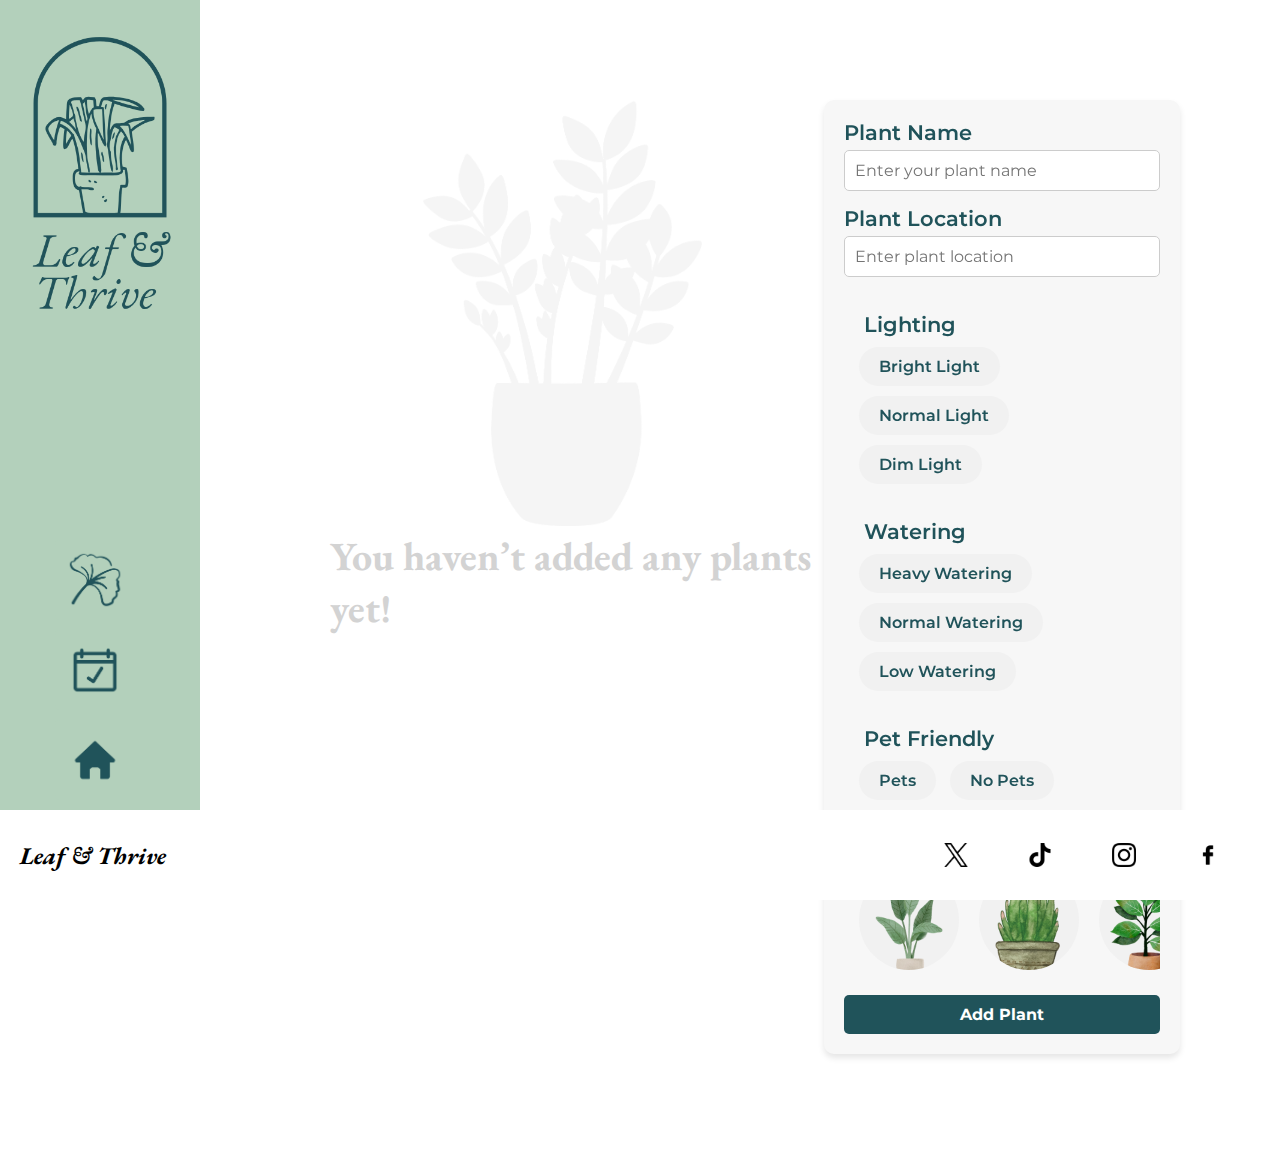
<file: plants.html>
<!DOCTYPE html>
<html lang="en">
<head>
    <meta charset="UTF-8">
    <meta name="viewport" content="width=device-width, initial-scale=1.0">
    <title>Leaf&Thrive</title>
    <link rel="icon" href="images/favicon.png" type="image/x-icon">
    <link rel="stylesheet" href="plant_site.css">
    
    <script src="plants.js" defer></script>
</head>
<body>
    <div class="sidebar">
        <img id="nav_logo" src="images/green_logo.png" alt="Leaf & Thrive logo">
        <ul class="sidebar_nav">
            <li class="sidebar_button">
                <a class="nav_link" href="plants.html">
                    <p class="nav_text">My Plants</p>  
                    <img class="sidebar_img" src="images/plantnav.png" alt="My plants">
                </a>
            </li>
            <li class="sidebar_button">
                <a class="nav_link" href="watering_calendar.html">
                    <p class="nav_text">Watering Schedule</p>  
                    <img class="sidebar_img" src="images/calendarnav.png" alt="Watering calendar">
                </a>
            </li>
            <li class="sidebar_button">
                <a class="nav_link" href="index.html">
                    <p class="nav_text">Home</p>      
                    <img class="sidebar_img" src="images/homenav.png" alt="Home">
                </a>
            </li>
        </ul>
    </div>
    <div class="plant_content">
        <div class="my_plants">
            <div id = "no_plant">
                <img class="no_plant_img" src="images/no_plant.png" alt="plant icon">
                <h1 id="no_plant_h1">You haven’t added any plants yet!</h1>
            </div>
        </div>
        <div class="add_plant">
            <form>
                <label for="plant_name">Plant Name</label>
                <input type="text" id="plant_name" name="plant_name" placeholder="Enter your plant name" required>
                <label for="plant_location">Plant Location</label>
                <input type="text" id="plant_location" name="plant_location" placeholder="Enter plant location" required>
                <fieldset class="tags">
                    <p>Lighting</p>
                    <input type="radio" name="light_condition" value="Bright Light" id="bright_light">
                    <label class="tag_label" for="bright_light">Bright Light</label>
                    
                    <input type="radio" name="light_condition" value="Normal Light" id="normal_light">
                    <label class="tag_label" for="normal_light">Normal Light</label>
                    
                    <input type="radio" name="light_condition" value="Dim Light" id="dim_light">
                    <label class="tag_label" for="dim_light">Dim Light</label>
                </fieldset>
                <fieldset class="tags">
                    <p>Watering</p>
                    <input type="radio" name="water_condition" value="Heavy Watering" id="heavy_watering">
                    <label class="tag_label" for="heavy_watering">Heavy Watering</label>
                    
                    <input type="radio" name="water_condition" value="Normal Watering" id="normal_watering">
                    <label class="tag_label" for="normal_watering">Normal Watering</label>
                    
                    <input type="radio" name="water_condition" value="Low Watering" id="low_watering">
                    <label class="tag_label" for="low_watering">Low Watering</label>
                </fieldset>
                <fieldset class="tags">
                    <p>Pet Friendly</p>
                    <input type="radio" name="pet_friendly" value="Pet Safe" id="pets">
                    <label class="tag_label" for="pets">Pets</label>
                    
                    <input type="radio" name="pet_friendly" value="No Pets" id="no_pets">
                    <label class="tag_label" for="no_pets">No Pets</label>
                </fieldset>
                <p>Plant Icon</p>
                <div class="icon_scroller">
                    <fieldset class="icons">
                        <input type="radio" name="plant_icon" value="arrowleaf" id="arrowleaf">
                        <label class="icon_label" for="arrowleaf"><img src="images/arrowleaf_logo.png" alt="Arrowleaf logo"></label>
                    
                        <input type="radio" name="plant_icon" value="cactus" id="cactus">
                        <label class="icon_label" for="cactus"><img src="images/cactus_logo.png" alt="Cactus logo"></label>
                    
                        <input type="radio" name="plant_icon" value="fig" id="fig">
                        <label class="icon_label" for="fig"><img src="images/fig_logo.png" alt="Fig logo"></label>
                    
                        <input type="radio" name="plant_icon" value="grassy" id="grassy">
                        <label class="icon_label" for="grassy"><img src="images/grassy_logo.png" alt="Grassy plant logo"></label>
                    
                        <input type="radio" name="plant_icon" value="phil" id="phil">
                        <label class="icon_label" for="phil"><img src="images/phil_logo.png" alt="Philodendron logo"></label>
                    
                        <input type="radio" name="plant_icon" value="succulent" id="succulent">
                        <label class="icon_label" for="succulent"><img src="images/succulent_logo.png" alt="Succulent logo"></label>
                    </fieldset>
                </div>
                <button type="submit">Add Plant</button>
            </form>
        </div>
    </div>
</body>
<footer>
    <h1>Leaf & Thrive</h1>
    <div id="socials">
        <img src="images/facebook.png" alt="Facebook logo">
        <img src="images/instagram.png" alt="Instagram logo">
        <img src="images/tik-tok.png" alt="TikTok logo">
        <img src="images/twitter.png" alt="Twitter logo">
    </div>
</footer>
</html>
</file>
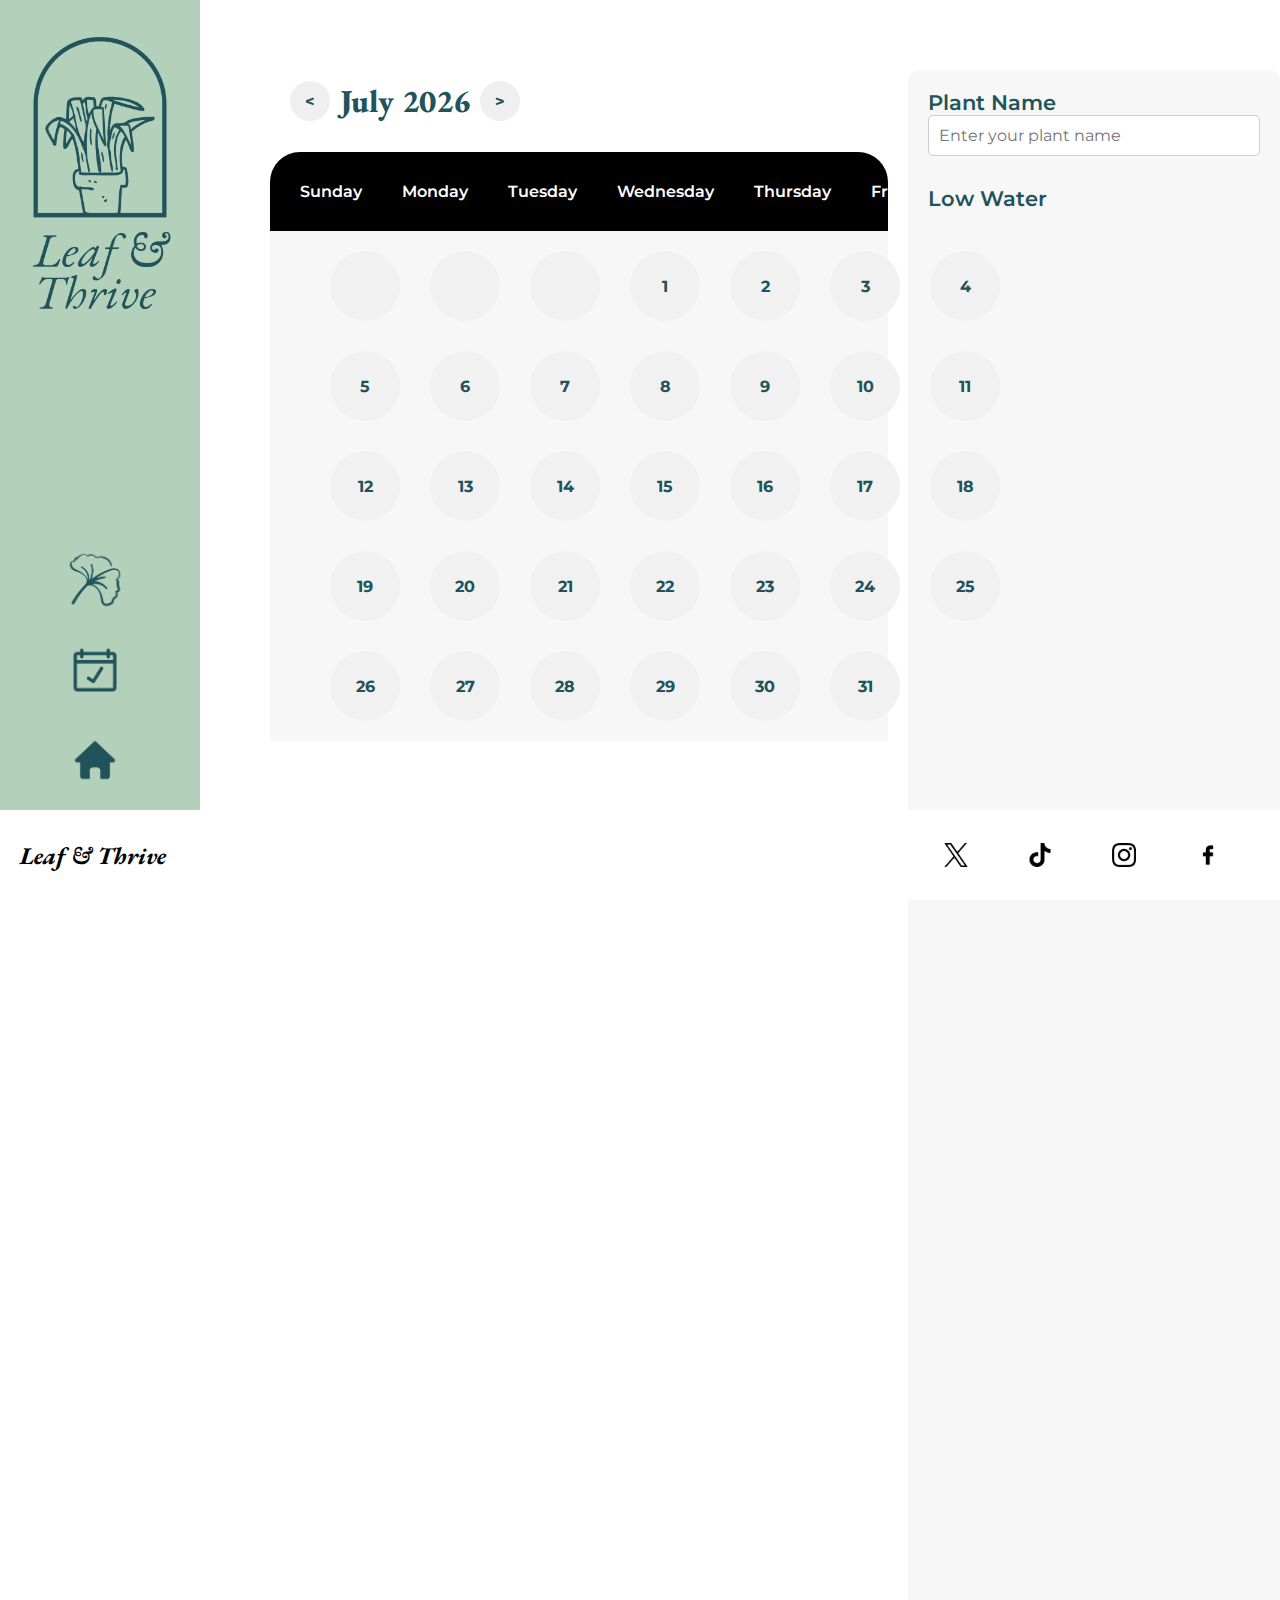
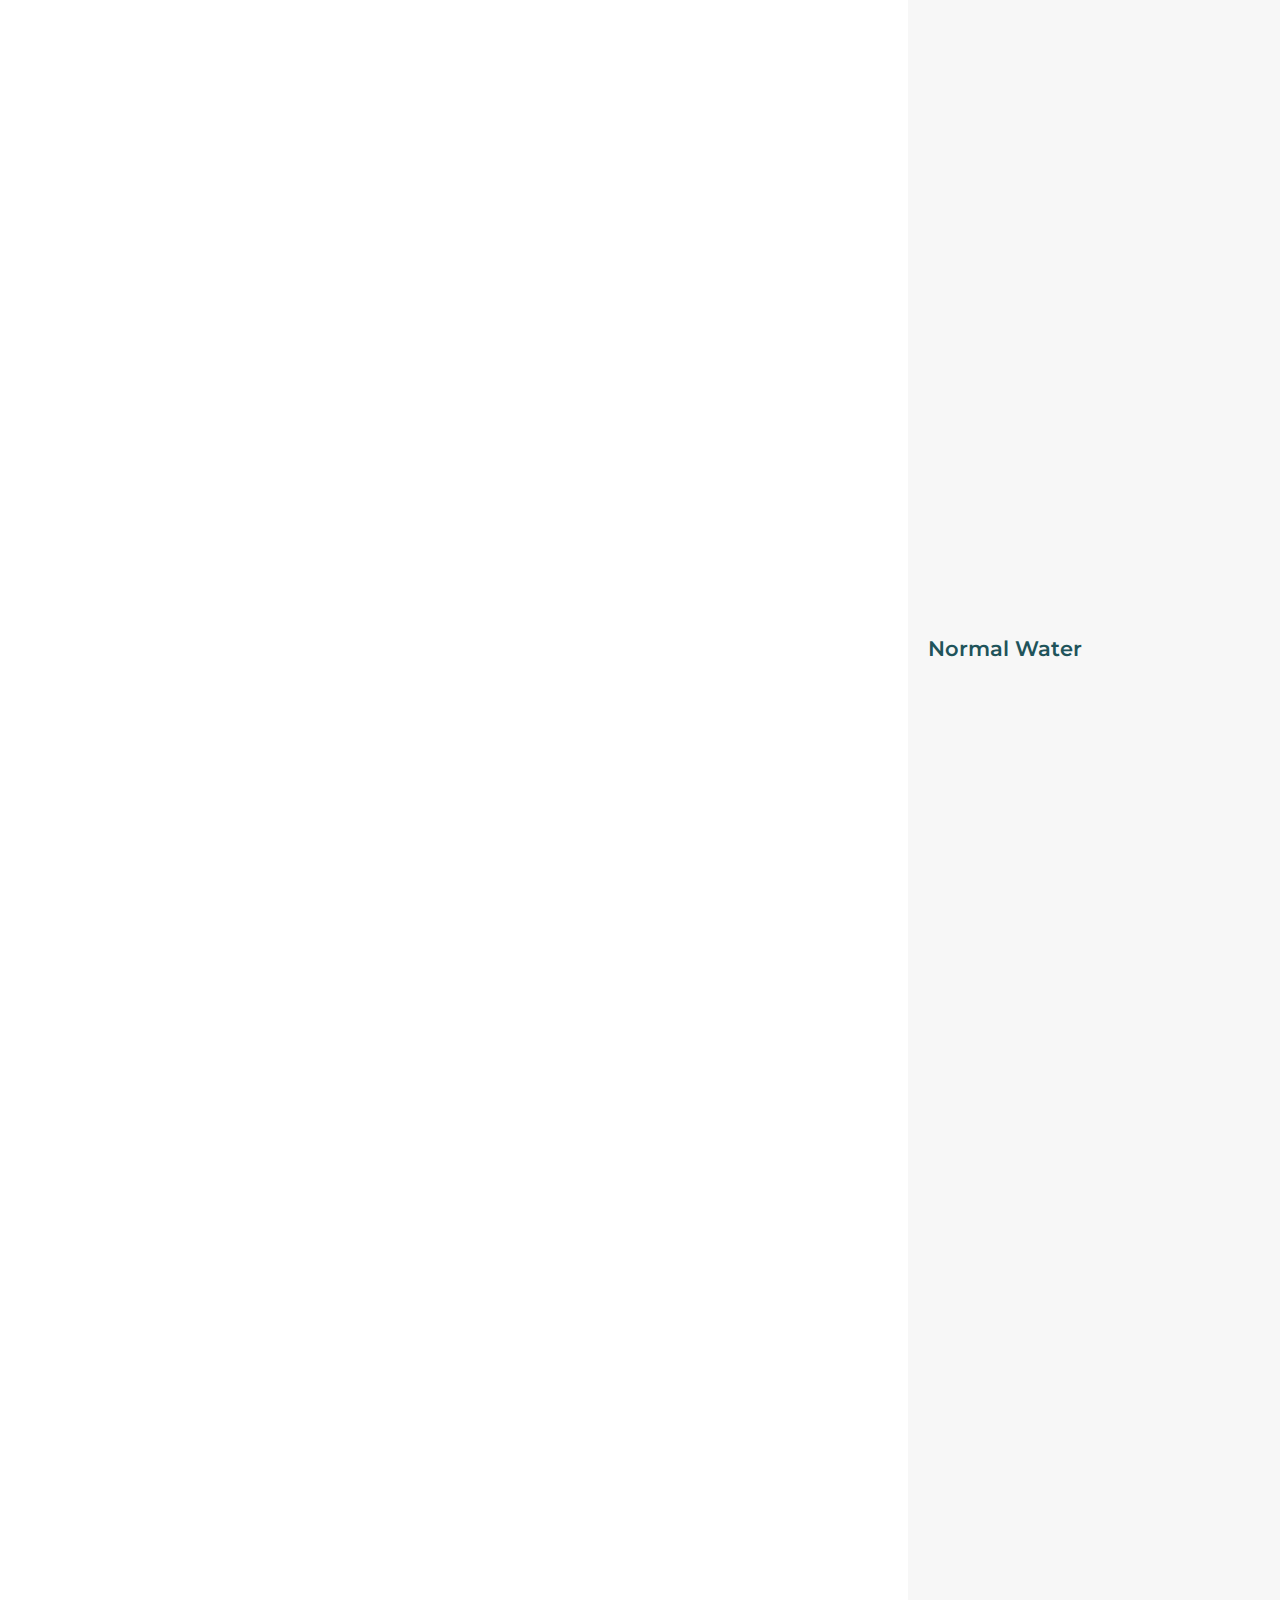
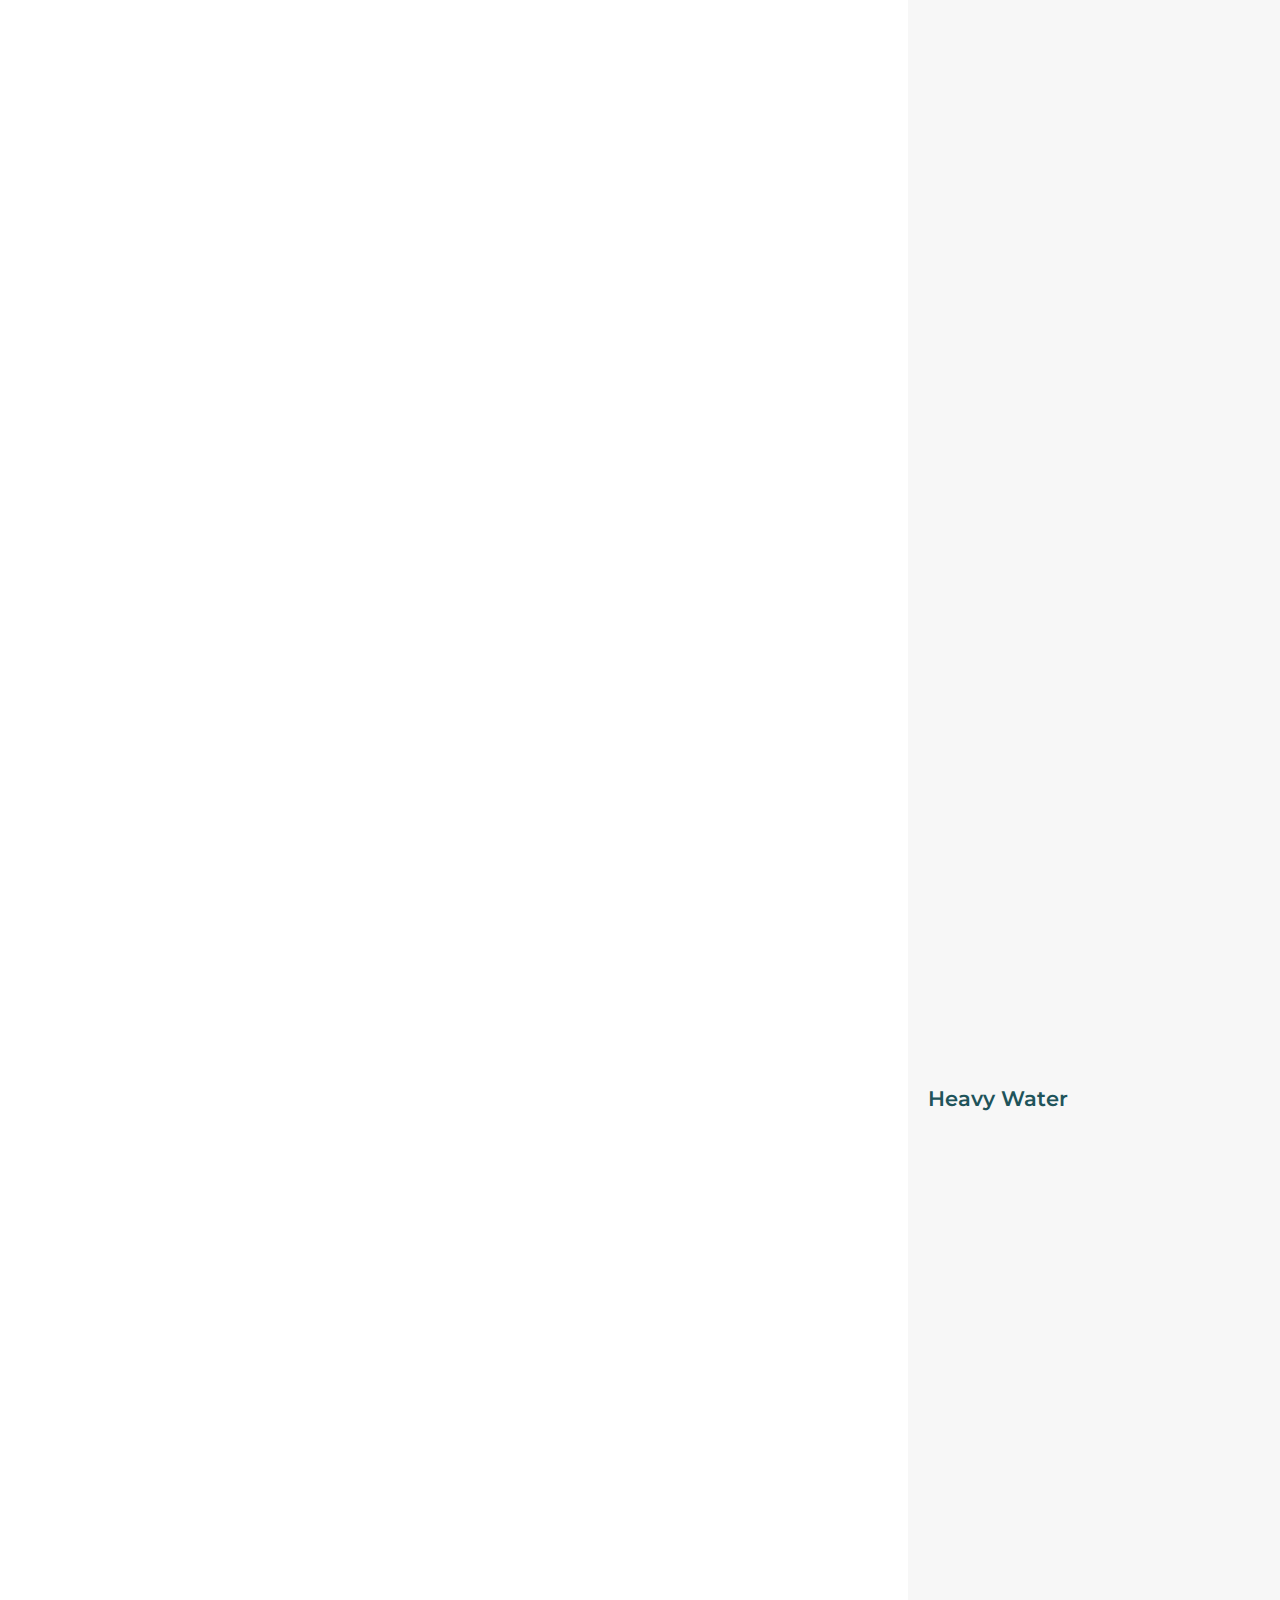
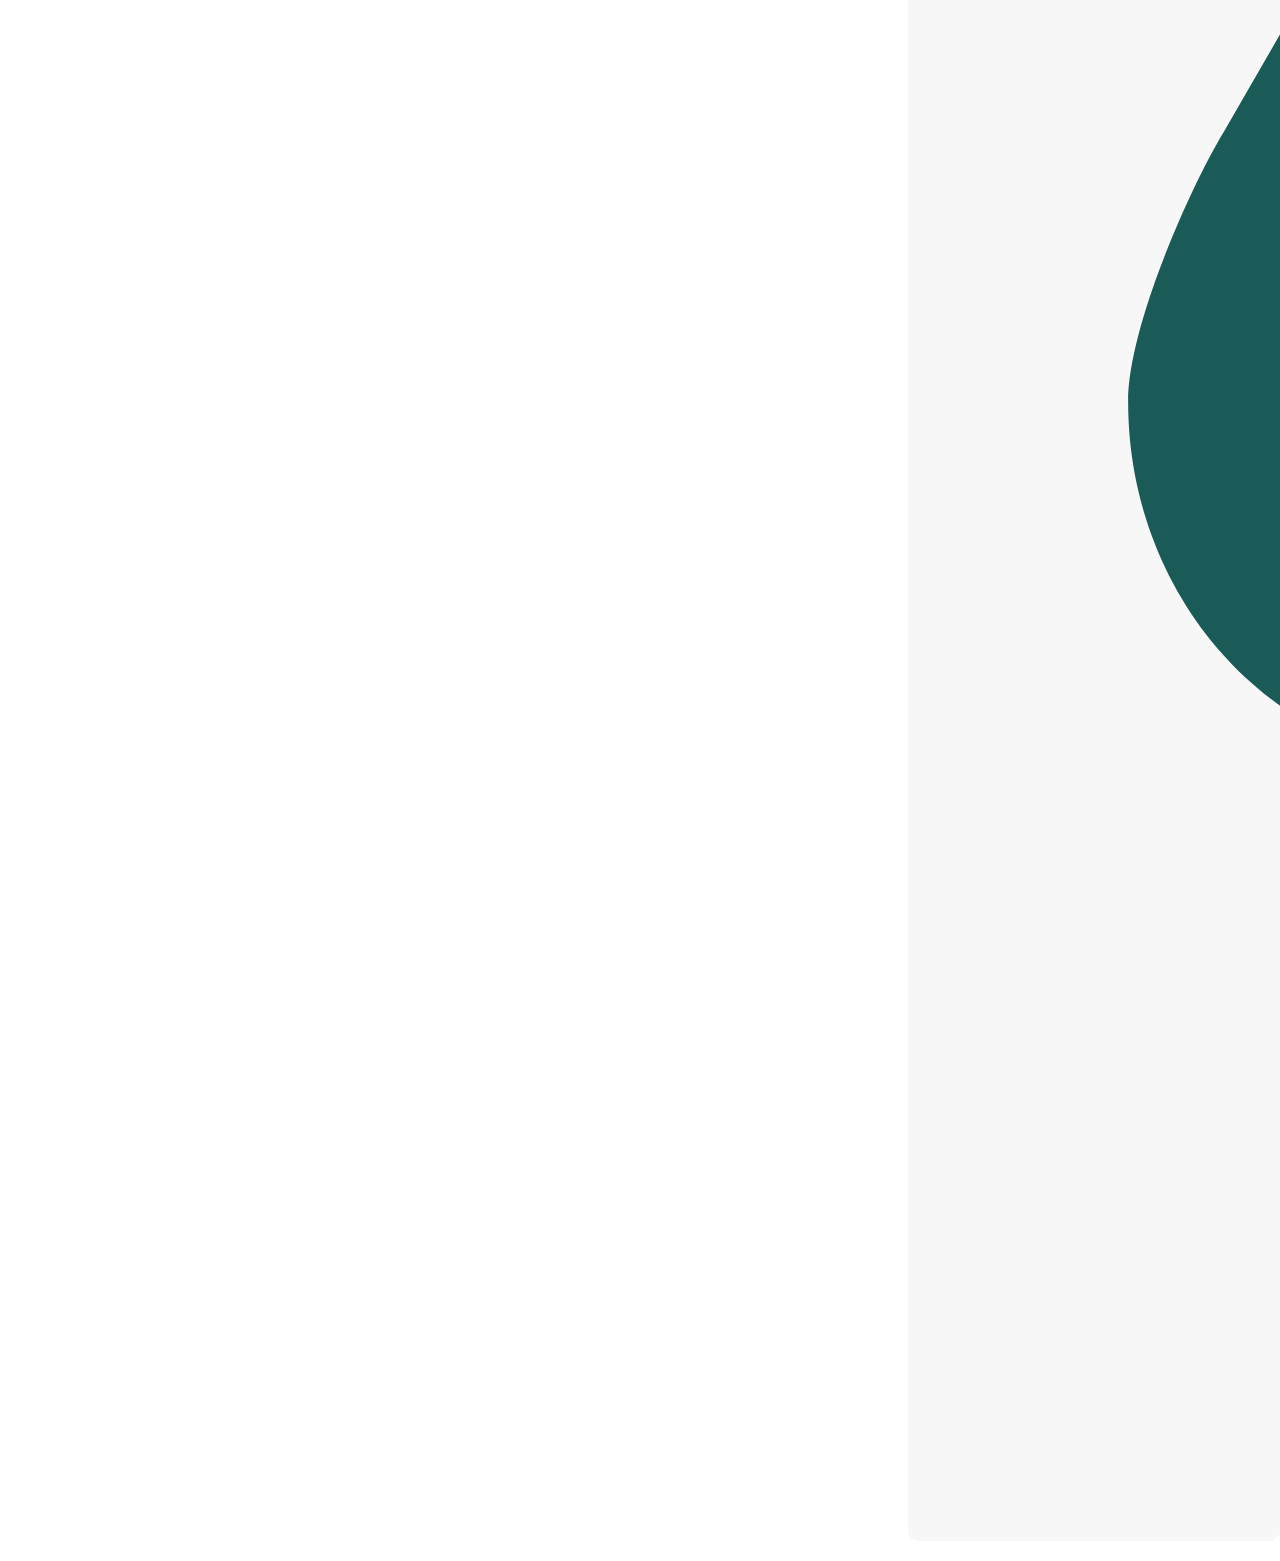
<file: watering_calendar.html>
<!DOCTYPE html>
<html lang="en">
<head>
    <meta charset="UTF-8">
    <meta name="viewport" content="width=device-width, initial-scale=1.0">
    <title>Document</title>
    <link rel="stylesheet" href="plant_site.css">
    <script src="calendar.js" defer></script>
</head>
<body>
    <div class ="sidebar">
        <img id="nav_logo" src="images/green_logo.png" alt="logo">
        <ul class="sidebar_nav">
            <li class="sidebar_button">
                <a class="nav_link" href="plants.html">
                    <p class="nav_text">My Plants</p>  
                    <img class="sidebar_img" src="images/plantnav.png" alt="My plants">
                </a>
            </li>
            <li class="sidebar_button">
                <a class="nav_link" href="watering_calendar.html">
                    <p class="nav_text">Watering Schedule</p>  
                    <img class="sidebar_img"  src="images/calendarnav.png" alt="Watering schedule">
                </a>
            </li>
            <li class="sidebar_button">
                <a  class="nav_link"href="index.html">
                    <p class="nav_text">Home</p>      
                    <img  class="sidebar_img" src="images/homenav.png" alt="Home">
                </a>
            </li>
        </ul>

    </div> 
    <div id="calendar_top">
        <div id="calendar-container">
            <div id="pick_month_container">
                <button class="month_button" id="prev">&lt;</button>
                <h2 id="month"></h2>
                <button class="month_button" id="next">&gt;</button>
            </div>
            <div id="day_names">
                <p>Sunday</p>
                <p>Monday</p>
                <p>Tuesday</p>
                <p>Wednesday</p>
                <p>Thursday</p>
                <p>Friday</p>
                <p>Saturday</p>
            </div>
            <div id="dates"></div>
        </div>
        <div class="plant_watering_form">
            <form class="plant_watering">
                <label for="plant_name">Plant Name</label>
                <input type="text" id="plant_name" name="plant_name" placeholder="Enter your plant name" required>
            </form>
            <fieldset class="water_icon">
                <div class="water_radio_container">
                    <input type="radio" name="water_icon" value="low_water" id="low_water">
                    <label class="water_label" for="low_water">Low Water<img src="images/low_water.png" alt="Low water"></label>
                </div>
                <div class="water_radio_container">
                    <input type="radio" name="water_icon" value="normal_water" id="normal_water">
                    <label class="water_label" for="normal_water">Normal Water<img src="images/normal_water.png" alt="Normal water"></label>
                </div>
                <div class="water_radio_container">
                    <input type="radio" name="water_icon" value="high_water" id="high_water">
                    <label class="water_label" for="high_water">Heavy Water<img src="images/high_water.png" alt="Heavy Water"></label>
                </div>
            </fieldset>
        </div>
    </div>
    <footer>
        <h1>Leaf & Thrive</h1>
        <div id="socials">
            <img src ="images/facebook.png" alt ="facebook logo">
            <img src="images/instagram.png" alt="instagram logo">
            <img src="images/tik-tok.png" alt="tik-tok logo">
            <img src="images/twitter.png" alt="x logo">
        </div>
    </footer>

</body>
</html>
</file>
<file: plant_site.css>
@import url('https://fonts.googleapis.com/css2?family=EB+Garamond:ital,wght@0,400..800;1,400..800&family=Montserrat:ital,wght@0,100..900;1,100..900&display=swap');

/* Home */
* {
    margin: 0;
    padding: 0;
    box-sizing: border-box;
}

html, body {
    margin: 0;
    padding: 0;
}

footer {
    position: fixed;
    bottom: 0;
    left: 0;
    width: 100%;
    height: 10%;
    background-color: #ffffff;
    z-index: 3;
    display: flex;
    align-items: center; /* Center items vertically */
    justify-content: space-between; /* Add spacing between child elements */
    padding: 0 20px; /* Add horizontal padding */
}

#socials {
    padding-bottom: 0;
}

#socials img {
    max-width: 3%;
    margin: 20px 40px 20px 20px;
    float: right;
}

#site_info {
    display: flex;
    align-items: center;
}

#site_info img {
    max-width: 40%;
    padding: 2px;
}

footer h1 {
    margin: 0; /* Remove default margin */
    font-family: 'EB Garamond';
    font-style: italic;
    font-size: 24px; /* Adjust size if needed */
    width:100%;
}

.sidebar {
    background-color: #B3D0BB;
    width: 200px;
    position: fixed;
    height: 90%;
    display: flex;
    flex-direction: column;
    justify-content: space-between;
    align-items: center;
    z-index: 10;
    overflow: visible;
}

#nav_logo {
    width: 300px;
    height: auto;
    margin-top: 20px;
}

.sidebar_img {
    border-radius: 5px;
    width: 60px;
    height: 60px;
    margin-right: 10px;
}

.sidebar_button {
    position: relative;
    list-style: none;
    margin: 10px 0;
    width: 100%;
}

.sidebar_button a {
    display: flex;
    align-items: center;
    justify-content: space-between;
    text-decoration: none;
    font-family: 'Montserrat';
    padding: 10px;
    border-radius: 5px 0 0 5px;
    background-color: #B3D0BB;
    width: 100%;
    box-sizing: border-box;
    transition: background-color 0.2s ease, transform 0.3s ease;
}

.sidebar_button:hover a {
    background-color: #9fc3a8;
    transform: translateX(10px);
}

.nav_text {
    display: none;
    position: absolute;
    left: 100%;
    top: 50%;
    transform: translateY(-50%);
    white-space: nowrap;
    color: #20535A;
    padding: 29px;
    border-radius: 0 5px 5px 0;
    font-size: 18px;
    background-color: #9fc3a8;
    z-index: 11;
    transition: opacity 0.3s ease, visibility 0.3s ease;
}

.sidebar_button:hover .nav_text {
    display: block;
    opacity: 1;
    visibility: visible;
}

#main {
    margin-left: 200px;
    z-index: 0;
    padding-top: 1px; /* Prevent margin collapse */
    z-index: 0;
}

/* Slideshow container adjustments */
.slideshow-container {
    max-width: 100%;  /* Ensure full width */
    margin: 0 auto;
    position: relative;
    height: 100vh; /* Full height of the viewport */
    display: flex; /* Flexbox for centering */
    justify-content: center; /* Center the images horizontally */
    align-items: center; /* Center the images vertically */
    overflow: hidden; /* Hide overflow content */
}

.mySlides {
    display: block;
    width: 100%; /* Ensure full width */
    height: 100%; /* Full height of the container */
    object-fit: cover; /* Ensure the image fits properly and doesn't distort */
    position: absolute;
    top: 0;
    left: 0;
    z-index: 1;
    opacity: 1; /* Ensure images are visible */
}

.overlay_text {
    display: flex;
    flex-direction: column;
    padding: 70px;
    position: absolute;
    bottom: 100px;
    left: 100px;
    width: 50%;
    text-align: left;
    background-color: rgba(255, 255, 255, 0.7); /* Slight opacity for overlay */
    border-radius: 10px;
    z-index: 2; /* Ensure overlay is above the image */
}


.overlay_text h1 {
    color: black;
    font-family: 'EB Garamond';
    font-weight: 600;
    font-size: 80px;
}

.overlay_text p {
    font-family: 'Montserrat';
    font-size: 20px;
}




/* My Plants */
.my_plants{
    width: 70%;
    padding-bottom: 10%;
}

.card_container{
    margin-left: 300px;
    padding-top: 100px; /* Use padding instead of margin */
    background-color: white;
    border-radius: 20px;
    width: 30%;
    object-fit: contain;


}
.plant_card{
    width:650px;
    height:350px;
    background-color:whitesmoke;
    display: flex;
    border-radius: 10px;
    overflow: hidden; /* Cut off any excess content */
    position: relative;
}
.plant_info{
    width:100%;
    color: #20535A;
    font-family: 'EB Garamond';
    padding:40px;
    font-size: 130%;
}
.plant_info h2{
    color: darkgray;
    font-family: 'Montserrat';
    font-weight:400;
    font-size: 90%;

}
.plant_info p{
    text-align: center;
    margin:20px;
    margin-left: 0px;
    background-color: #20535A;
    border-radius: 20px;
    padding:10px;
    color:#B3D0BB;
    font-family: 'Montserrat';
    font-weight:600;
    font-size: 90%;
}
.plant_info p:hover{
    transform: scale(1.1);

}
.plant_img{
    padding:40px;
    padding-bottom: 0px;
    height:120%;
    object-fit: cover; /* Ensure image fills container while cropping */
    position: relative; 
}
.plant_content{
    display: flex;
}
.add_plant {
    position: sticky;
    top:100px;
    margin: 100px auto;
    margin-right: 100px;
    width: 30%;
    height:40%;
    background-color: #f7f7f7;
    padding: 20px;
    border-radius: 10px;
    box-shadow: 0 4px 6px rgba(0, 0, 0, 0.1);
   overflow:hidden;
}

.add_plant form {
    display: flex;
    flex-direction: column;
}

.add_plant label {
    margin-bottom: 5px;
    font-family: 'Montserrat', sans-serif;
    font-weight: 600;
    color: #20535A;
    font-size: 130%;
}

.add_plant input {
    width: 100%;
    padding: 10px;
    margin-bottom: 15px;
    border: 1px solid #ccc;
    border-radius: 5px;
    font-size: 16px;
    font-family: 'Montserrat', sans-serif;
}

.add_plant input:focus {
    outline: none;
    border-color: #20535A;
    box-shadow: 0 0 5px rgba(32, 83, 90, 0.5);
}

.add_plant button {
    background-color: #20535A;
    color: #fff;
    border: none;
    padding: 10px;
    font-size: 16px;
    font-family: 'Montserrat', sans-serif;
    font-weight: bold;
    cursor: pointer;
    border-radius: 5px;
    transition: background-color 0.3s ease;
}

.add_plant button:hover {
    background-color: #1a474e;
}

input[type="radio"] {
    position: absolute;
    opacity: 0;
}
.tags{
    margin:10px;
}
.add_plant p {
    margin:10px;
    margin-bottom: 5px;
    font-family: 'Montserrat', sans-serif;
    font-weight: 600;
    color: #20535A;
    font-size: 130%;
}

fieldset{
    border: none;
}

.tags label {
    display: inline-block;
    padding: 10px 20px;
    font-family: 'Montserrat', sans-serif;
    font-size: 16px;
    margin: 5px;
    border-radius: 20px;
    background-color: #f1f1f1; 
    cursor: pointer;
    transition: background-color 0.3s ease, transform 0.3s ease; 
}


.tags label:hover {
    background-color: #ddd; 
    transform: scale(1.05); 
}


input[type="radio"]:checked + .tag_label {
    background-color: #20535A; 
    color: white; 
    transform: scale(1.1);
}
.icon_scroller{
    overflow: hidden;
    overflow-x: scroll;
}

.icon_label img{
    display: inline-block;
    width: 100px;
    background-color: #f1f1f1; 
    border-radius: 100%;
    margin:5px;

}
.icon_label img:hover{
    transform: scale(1.2);
    transition: background-color 0.3s ease, transform 0.3s ease; 
    background-color: white;

}
.icons{

    display: flex; 
    white-space: nowrap; 
    gap: 10px;
    padding: 10px;
    width: 600px;
}

input[type="radio"]:checked + .icon_label img {
    background-color: #20535A; 
    color: white; 
    transform: scale(1.1);
}
#no_plant{
    display: block;
}
.no_plant_img{
    width:40%;
    margin-top: 100px;
    margin-left: 400px;

}
#no_plant_h1{
    margin-left: 330px;
    font-size: 40px;
    color:lightgray;
    font-family: 'EB Garamond';
}


#day_names {
    margin-left: 250px;
    display: flex; 
    flex-direction: row; 
    justify-content: space-around; 
    align-items: center; 
    padding: 10px;
    background-color: black;
    border-radius: 30px 30px 0px 0px;
}


#day_names p {
    margin: 0; 
    padding: 20px; 
    font-size: 16px; 
    text-align: center; 
    color: white;
    font-family: 'Montserrat', sans-serif;
    font-weight: 600;

}
#dates {
    display: grid;
    margin-left: 250px;
    grid-template-columns: repeat(7, 1fr);
    justify-content: space-around; 
    align-items: center; 
    gap: 10px; 
    padding: 10px;
    padding-left: 50px;;
    background-color: #f7f7f7;


}
.date {
    width: 70px; 
    height: 70px; 
    margin: 10px;
    text-align: center; 
    background-color: #f1f1f1; 
    border-radius: 50%; 
    display: flex; /* Enable flexbox for centering */
    align-items: center; /* Center items vertically */
    justify-content: center; /* Center items horizontally */
    font-size: 16px; /* Adjust font size if needed */
    font-family: 'Montserrat', sans-serif; /* Ensure consistent font styling */
    font-weight: 700;
    color: #20535A; /* Optional: Adjust text color */
    z-index: 1;
}
.date:hover {
    transform: scale(1.2);
    transition: background-color 0.3s ease, transform 0.3s ease; 
    background-color: white;
}
#pick_month_container{

    padding: 20px;
    padding-top:50px;
    margin-left: 250px;
    display: flex;
}
#month{
    padding:10px;
    color: #20535A;
    font-family: 'EB Garamond';
    font-size: 200%;
    font-weight: 800;

}
.month_button {
    align-self: center;
    height: 40px; /* Adjust the height to ensure the circle is large enough */
    width: 40px; /* Same for width */
    border: none;
    padding: 0; /* Remove padding */
    font-size: 16px; /* Adjust font size if needed */
    font-family: 'Montserrat', sans-serif; /* Ensure consistent font styling */
    font-weight: 700;
    color: #20535A; /* Optional: Adjust text color */
    border-radius: 50%; /* Make the button circular */
    display: flex; /* Enable flexbox for centering content */
    justify-content: center; /* Center the content horizontally */
    align-items: center; /* Center the content vertically */

}
.plant_watering_form{
    margin-right: 0px;
    margin-left: 1000px;
}

#calendar_top {
    display: flex; /* Flexbox layout */
    width: 100%; /* Ensure it spans the entire width */
    justify-content: space-between; /* Adds spacing between child elements */
    align-items: flex-start; /* Align items to the top */
    padding: 20px; /* Optional: Add padding for spacing */
    box-sizing: border-box; /* Include padding in width calculations */
}

#calendar-container {
    flex:7; /* 70% of the space */
    max-width: 70%; /* Ensures it doesn't exceed 70% */
}

.plant_watering_form {
    margin-top:50px;
    flex: 3; /* 30% of the space */
    max-width: 30%; /* Ensures it doesn't exceed 30% */
    margin-left: 20px; /* Add some space between the calendar and the form */
    padding: 20px; /* Optional: Add padding inside the form */
    box-sizing: border-box; /* Include padding in width calculations */
    background-color: #f7f7f7; /* Optional: Add a background to the form for contrast */
    border-radius: 10px; /* Optional: Add rounded corners */
}
.plant_watering_form label{
    margin-bottom: 5px;
    font-family: 'Montserrat', sans-serif;
    font-weight: 600;
    color: #20535A;
    font-size: 130%;

}
.water_radio_container {
    display: flex; /* Use flexbox for horizontal alignment */
    justify-content: space-around; /* Distribute space evenly */
    align-items: flex-start; /* Align items at the top */
    gap: 10px; /* Add spacing between radio groups */
    margin-top: 15px; /* Add some spacing at the top */
}



.plant_watering input {
    width: 100%;
    padding: 10px;
    margin-bottom: 15px;
    border: 1px solid #ccc;
    border-radius: 5px;
    font-size: 16px;
    font-family: 'Montserrat', sans-serif;
}
</file>
